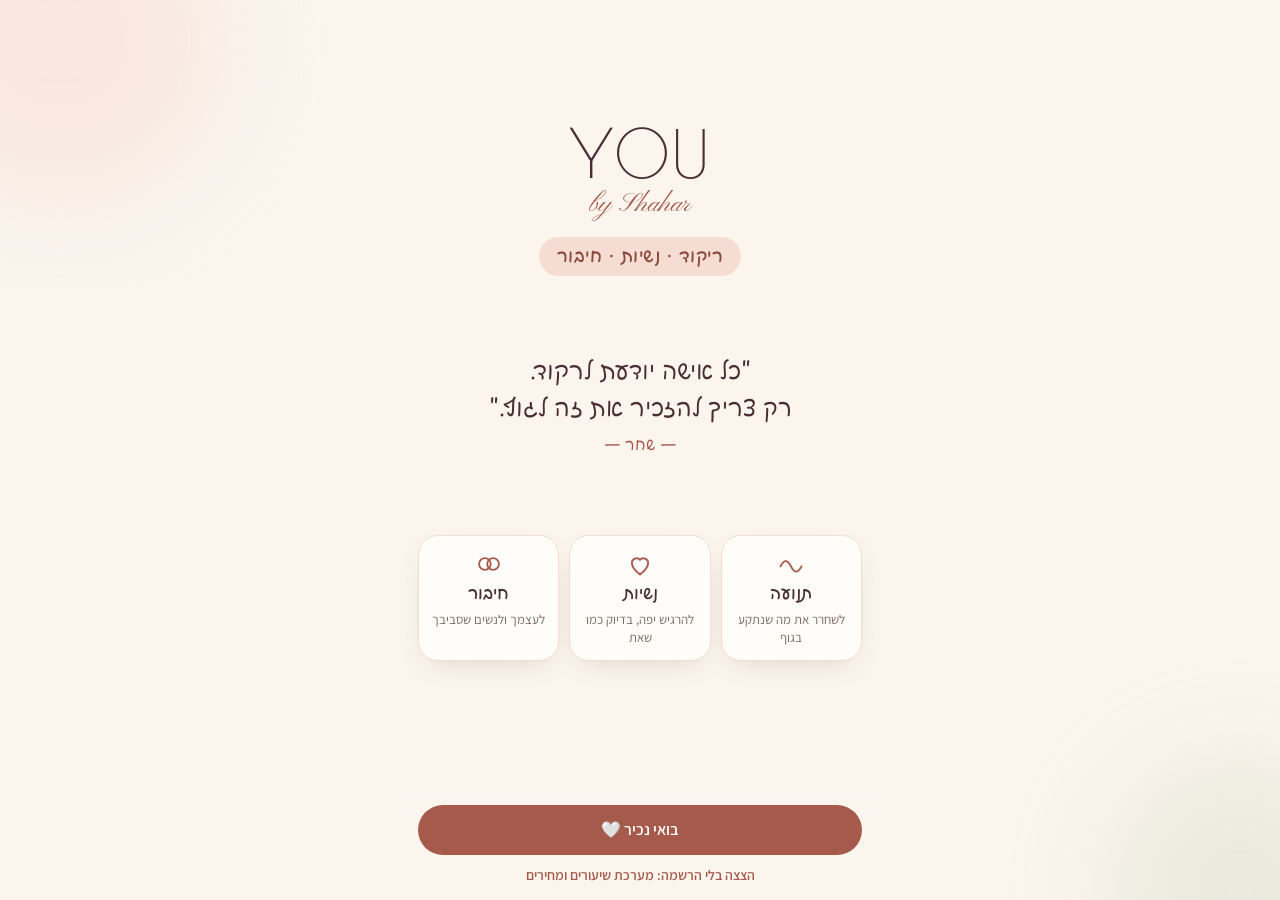
<file: index.html>
<!doctype html>
<html lang="he" dir="rtl">
<head>
  <meta charset="utf-8">
<meta name="robots" content="noindex, nofollow">
  <meta name="viewport" content="width=device-width, initial-scale=1, viewport-fit=cover">
  <meta name="theme-color" content="#FBF5EE">
  <meta name="apple-mobile-web-app-capable" content="yes">
  <meta name="apple-mobile-web-app-status-bar-style" content="default">
  <title>YOU by Shahar</title>
  <link rel="manifest" href="manifest.webmanifest">
  <link rel="icon" href="icon.svg" type="image/svg+xml">
  <link rel="apple-touch-icon" href="apple-touch-icon.png">
  <link rel="preconnect" href="https://fonts.googleapis.com">
  <link rel="preconnect" href="https://fonts.gstatic.com" crossorigin>
  <link href="https://fonts.googleapis.com/css2?family=Assistant:wght@300;400;600;700&family=Playpen+Sans+Hebrew:wght@300;400;500;600&display=swap" rel="stylesheet" media="print" onload="this.media='all'"><!-- לא חוסם את הטעינה (חשוב באפליקציה) -->
  <link rel="stylesheet" href="styles.css?v=mwxnfllc">
</head>
<body>
  <div id="app"></div>
  <div id="sheet-root"></div>
  <div id="toast" role="status" aria-live="polite"></div>
  <script src="vendor/supabase.js"></script>
  <script src="config.js?v=mwxnfllc"></script>
  <script src="live.js?v=mwxnfllc"></script>
  <script src="app.js?v=mwxnfllc"></script>
  <script src="admin-tools.js?v=mwxnfllc"></script>
  <script src="subs.js?v=mwxnfllc"></script><!-- תצוגה מקדימה של מנויים: פעיל רק עם ?demo=1&subs=1 -->
  <script>
    if ('serviceWorker' in navigator && !(window.Capacitor && window.Capacitor.isNativePlatform())) navigator.serviceWorker.register('sw.js').catch(() => {});
  </script>
</body>
</html>
</file>
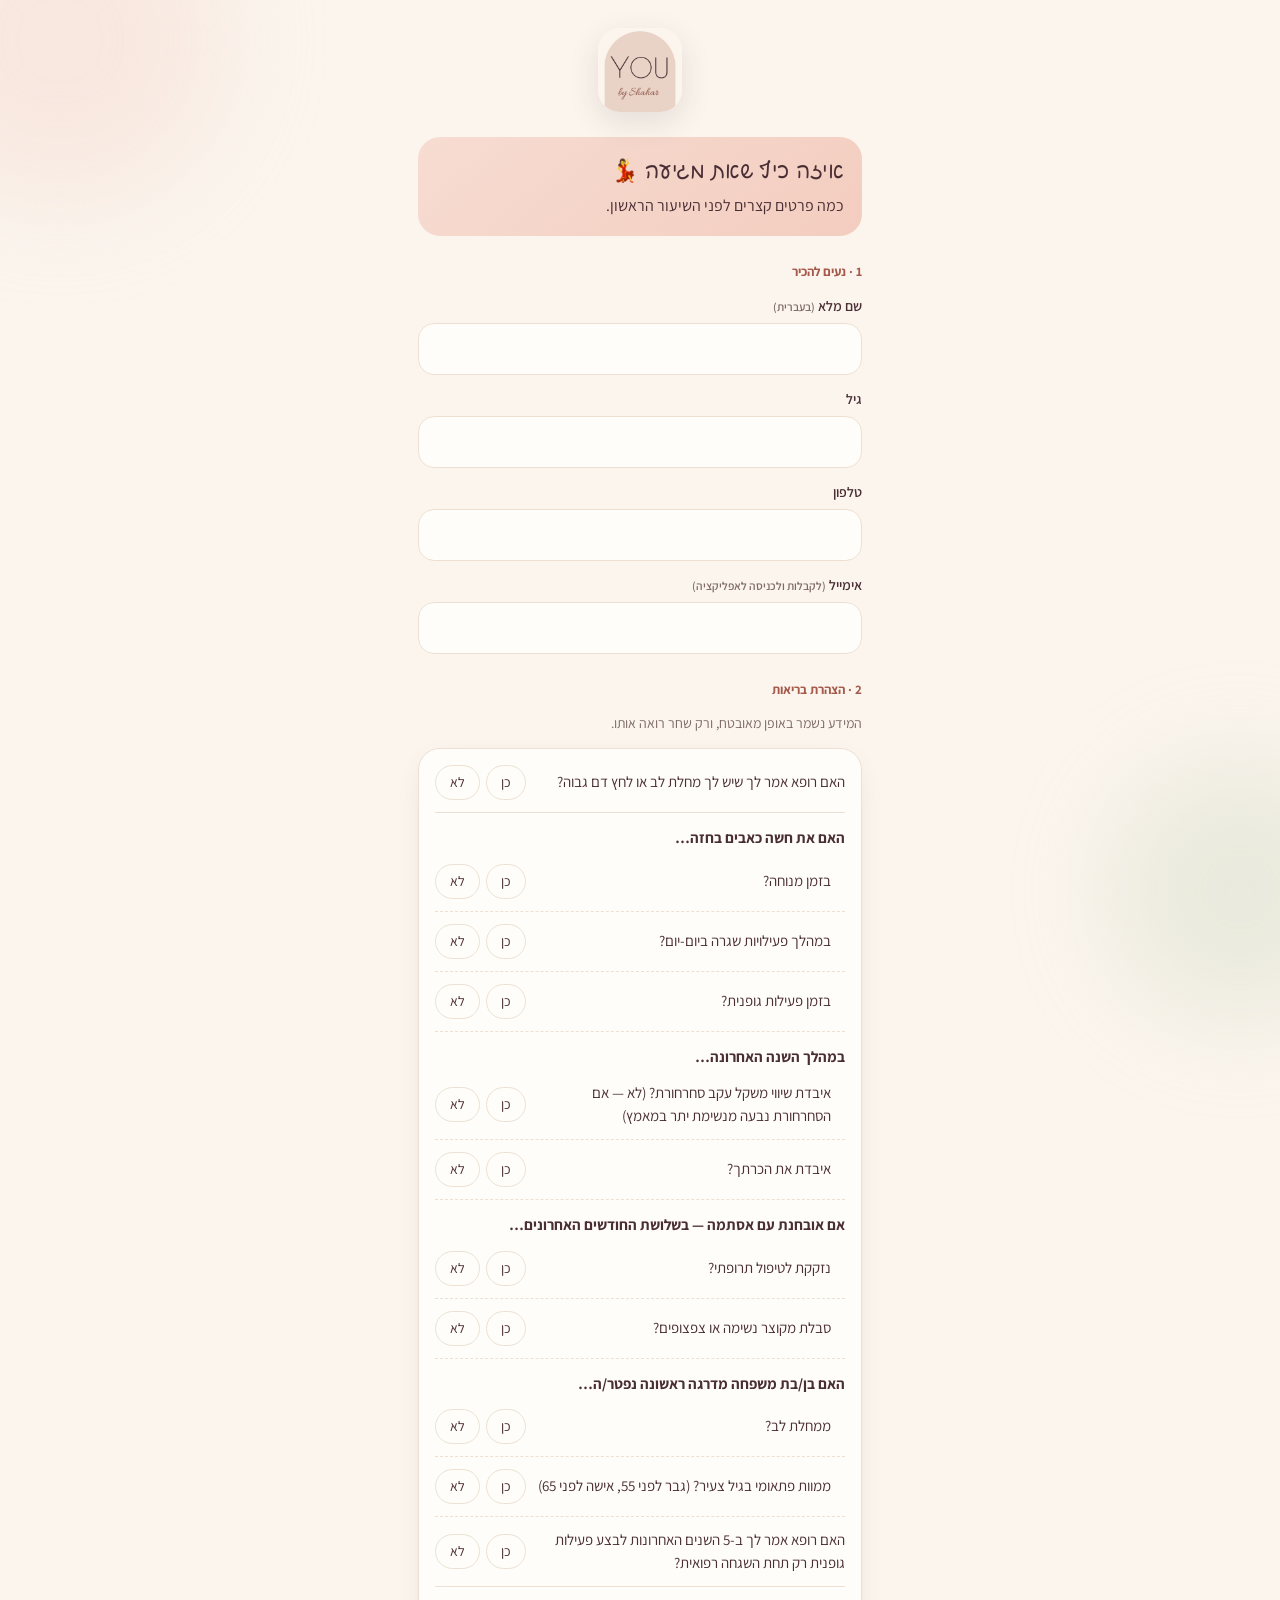
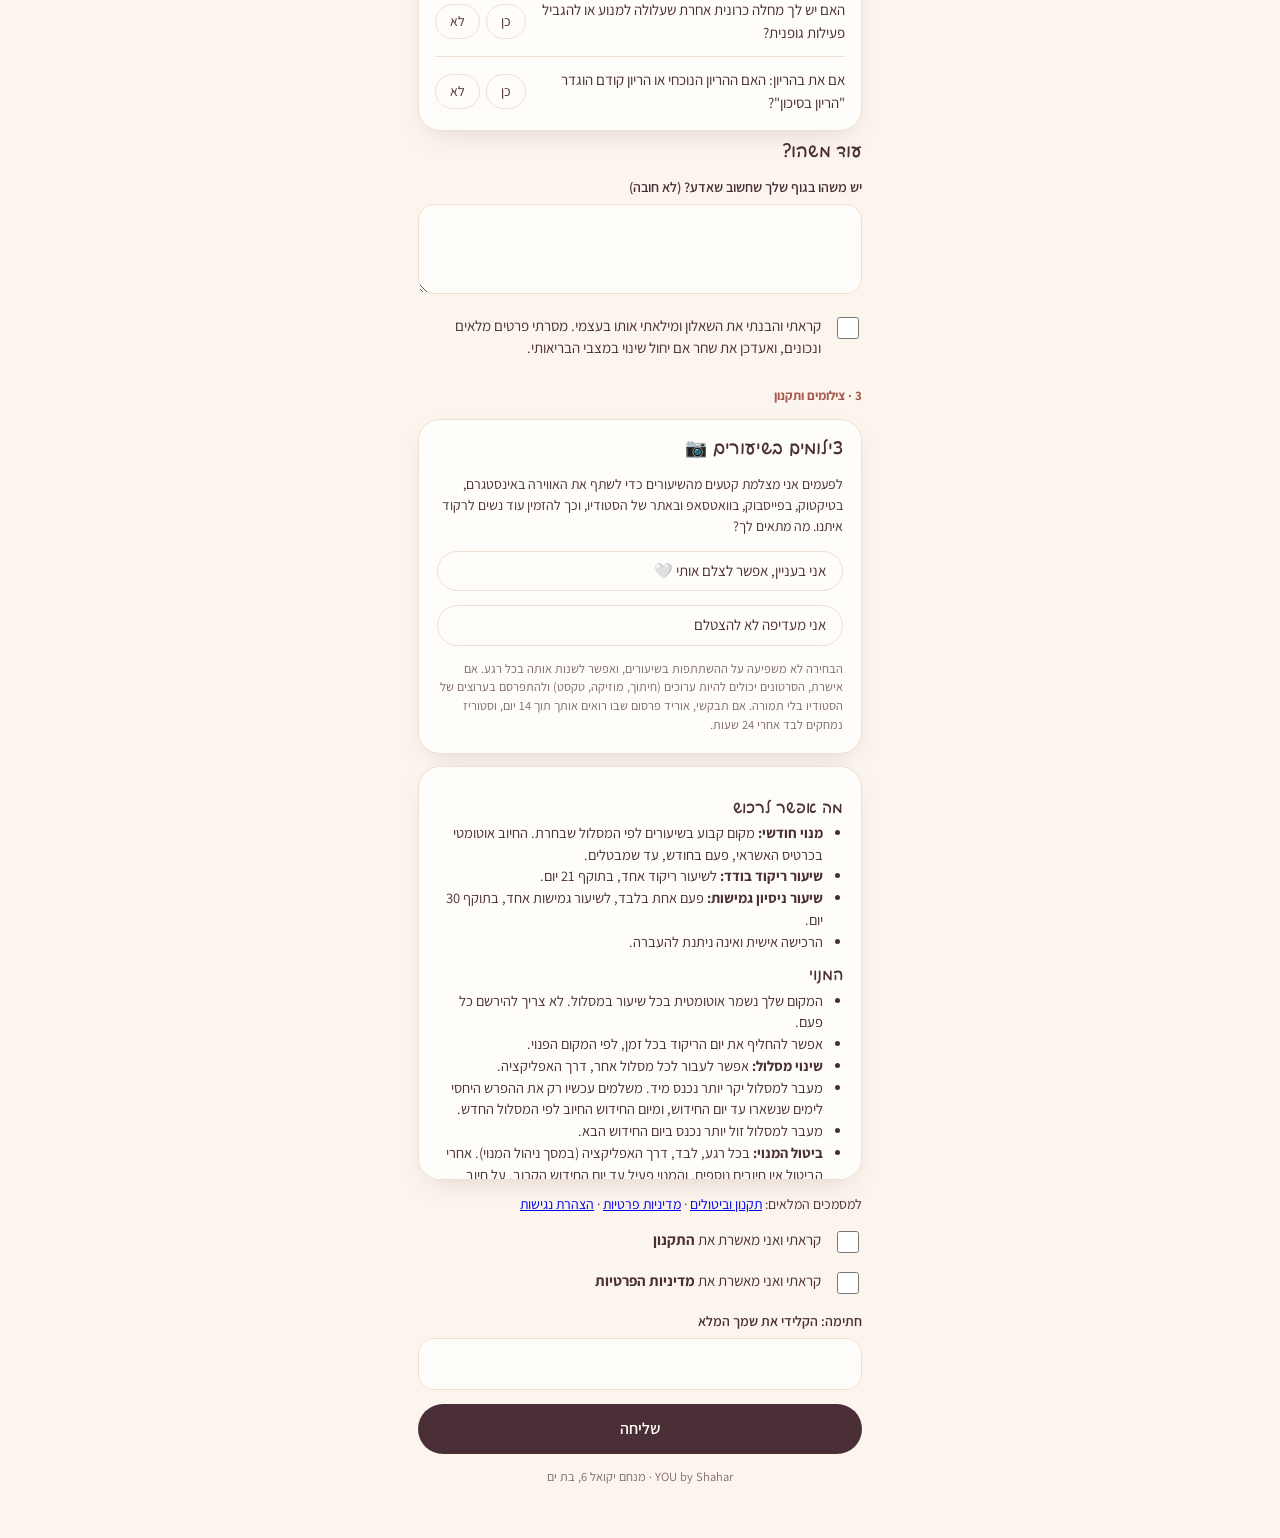
<file: form.html>
<!doctype html>
<html lang="he" dir="rtl">
<head>
  <meta charset="utf-8">
  <meta name="robots" content="noindex, nofollow">
  <meta name="viewport" content="width=device-width, initial-scale=1, viewport-fit=cover">
  <meta name="theme-color" content="#FBF5EE">
  <title>הרשמה לשיעור · YOU by Shahar</title>
  <link rel="icon" href="icon.svg" type="image/svg+xml">
  <link rel="apple-touch-icon" href="apple-touch-icon.png">
  <link rel="preconnect" href="https://fonts.googleapis.com">
  <link rel="preconnect" href="https://fonts.gstatic.com" crossorigin>
  <link href="https://fonts.googleapis.com/css2?family=Assistant:wght@300;400;600;700&family=Playpen+Sans+Hebrew:wght@300;400;500;600&display=swap" rel="stylesheet">
  <link rel="stylesheet" href="styles.css?v=mwxnfllc">
  <style>
    .f-logo { text-align: center; margin: 8px 0 18px; }
    .f-logo img { width: 84px; height: 84px; border-radius: 22px; box-shadow: 0 10px 30px rgba(74,46,51,.12); }
    .f-step { font-size: 13px; color: var(--rose-deep); font-weight: 700; margin-top: 26px; }
    .f-err { outline: 2px solid var(--rose-deep); outline-offset: 2px; border-radius: 12px; }
    .done-heart { font-size: 54px; text-align: center; margin-top: 30px; }
    a.btn { text-decoration: none; }
  </style>
</head>
<body>
  <div id="app" class="no-nav"></div>
  <div id="toast" role="status" aria-live="polite"></div>
  <script src="vendor/supabase.js"></script>
  <script src="config.js?v=mwxnfllc"></script>
  <script src="form.js?v=mwxnfllc"></script>
</body>
</html>
</file>
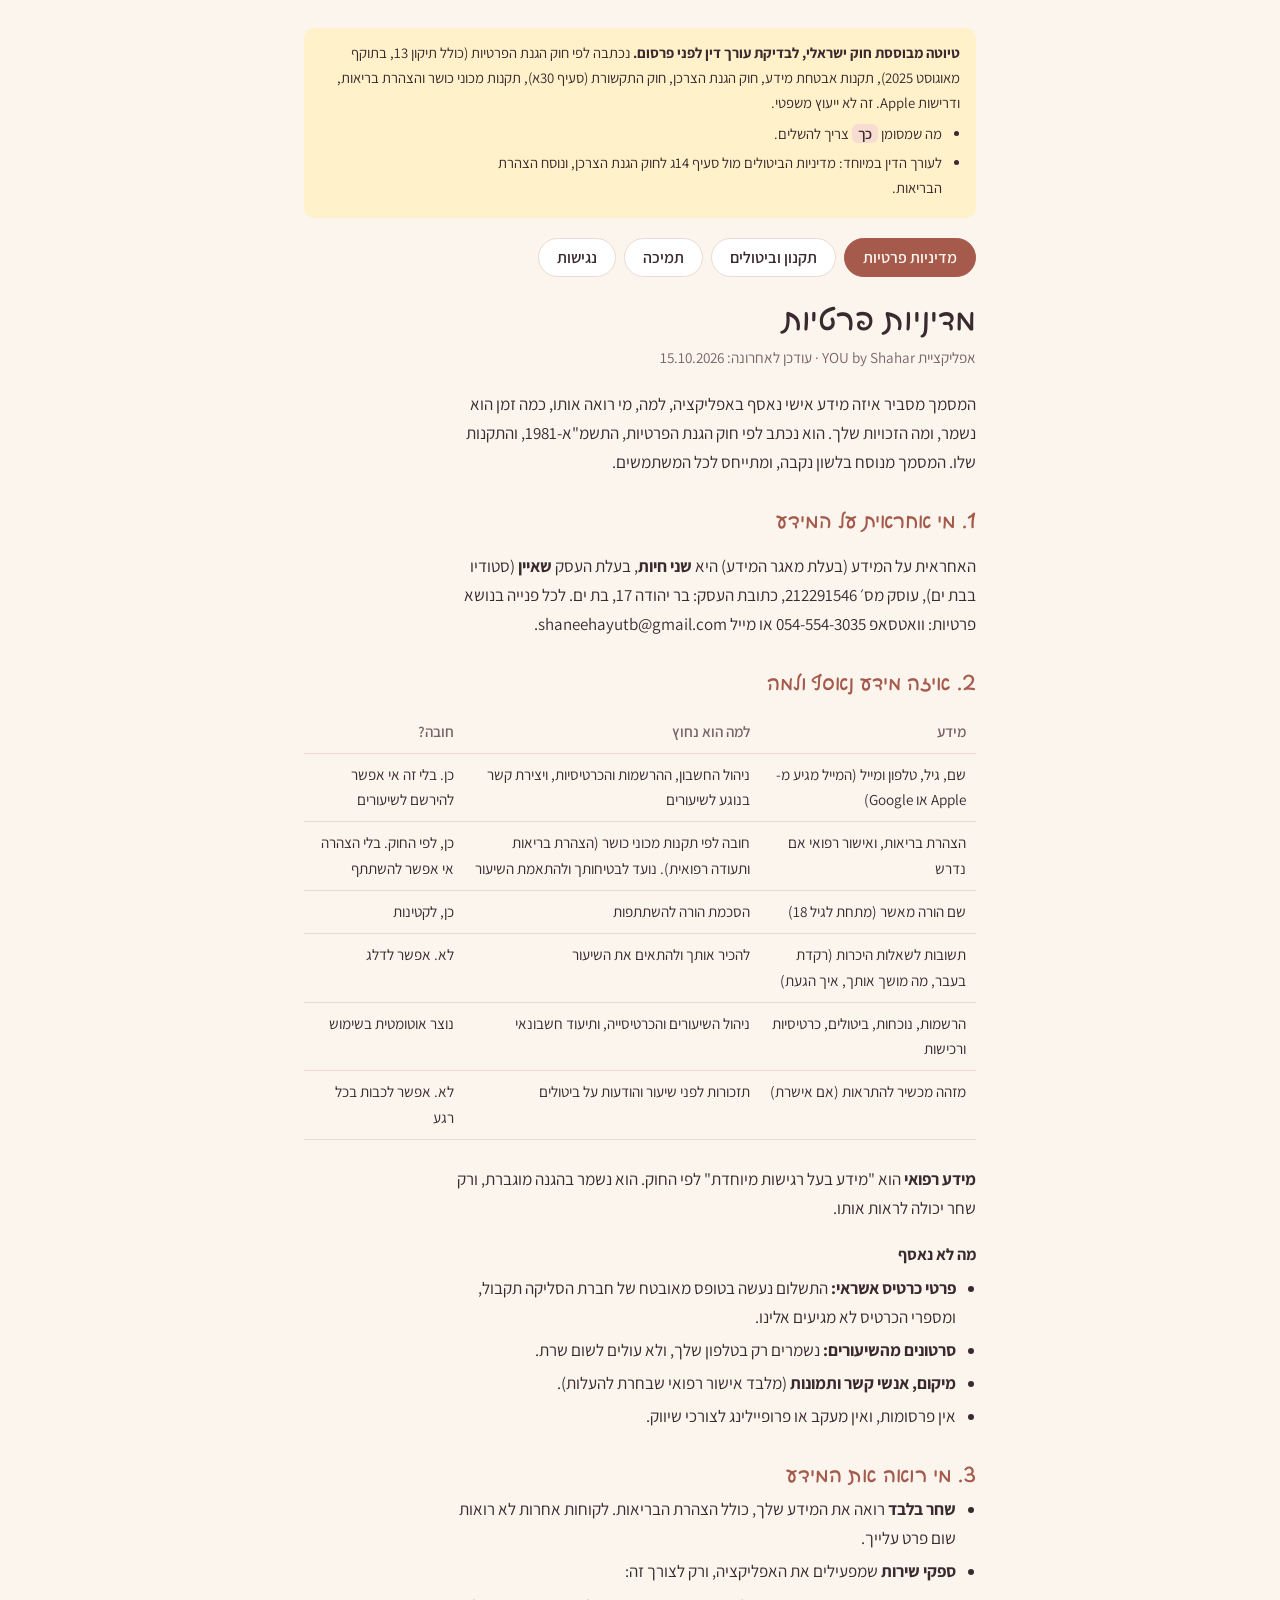
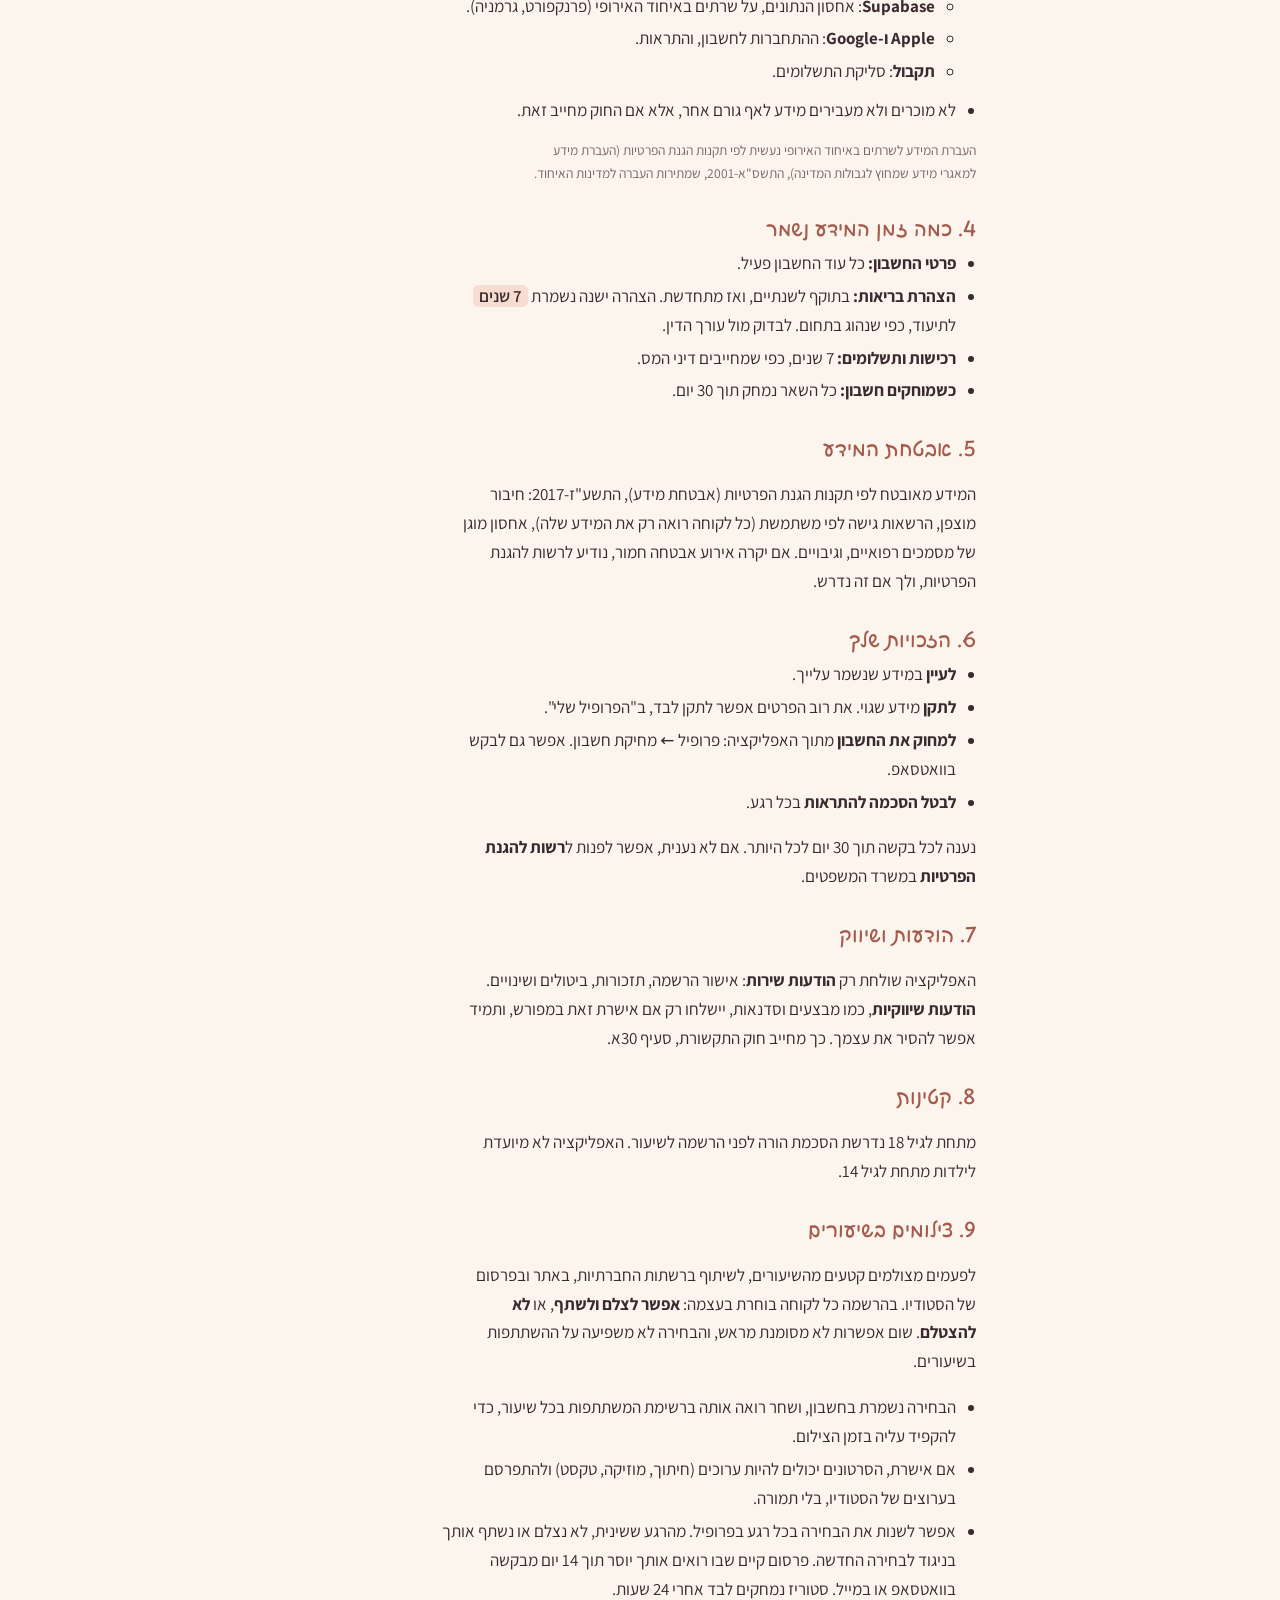
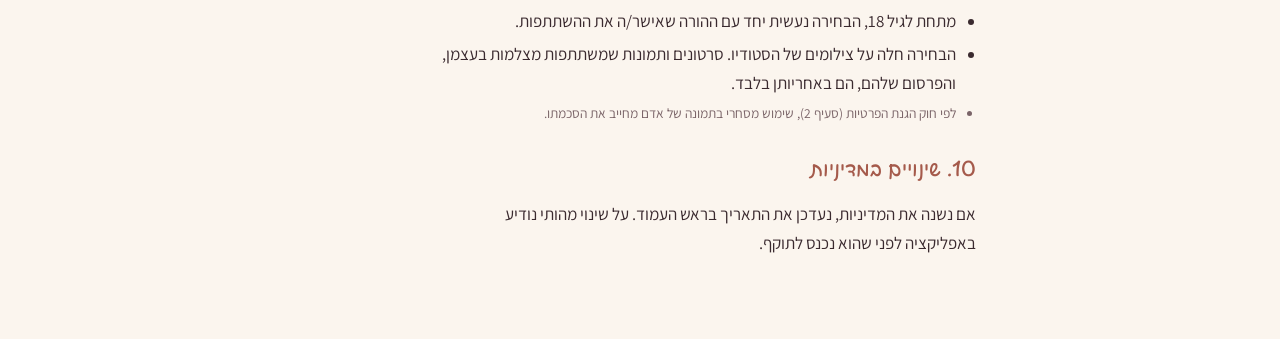
<file: legal.html>
<!doctype html>
<html lang="he" dir="rtl"><head><meta charset="utf-8">
<meta name="robots" content="noindex, nofollow"><meta name="viewport" content="width=device-width, initial-scale=1">
<title>פרטיות ותמיכה · YOU</title>
<link rel="stylesheet" href="https://fonts.googleapis.com/css2?family=Assistant:wght@400;600;700&family=Playpen+Sans+Hebrew:wght@500&display=swap">
<style>
/* Layout: one narrow reading column, three documents behind a tab switch */
:root {
  --bg: #FBF5EE; --surface: #FFFFFF; --fg: #3A2A2F; --muted: #7A6468;
  --accent: #A55A4B; --soft: #F7DCD2; --line: #EADBD2; --draft: #FFF1C9;
  --display: "Playpen Sans Hebrew", "Assistant", system-ui, sans-serif;
  --body: "Assistant", system-ui, -apple-system, sans-serif;
}
@media (prefers-color-scheme: dark) { :root:not([data-theme="light"]) {
  --bg: #221A1C; --surface: #2C2225; --fg: #F3E7E2; --muted: #BBA6A8;
  --accent: #E39684; --soft: #3A2B2E; --line: #46363A; --draft: #4A3F22; color-scheme: dark } }
:root[data-theme="dark"] {
  --bg: #221A1C; --surface: #2C2225; --fg: #F3E7E2; --muted: #BBA6A8;
  --accent: #E39684; --soft: #3A2B2E; --line: #46363A; --draft: #4A3F22; color-scheme: dark }
body { background: var(--bg); color: var(--fg); font-family: var(--body); font-size: 17px; line-height: 1.7; }
.wrap { max-width: 42rem; margin: 0 auto; padding-inline: 16px; padding-block: 28px 64px; direction: rtl; }
h1, h2 { font-family: var(--display); font-weight: 500; text-wrap: balance; line-height: 1.3; }
h1 { font-size: 1.9rem; margin: 0 0 4px; }
h2 { font-size: 1.25rem; margin: 32px 0 6px; color: var(--accent); }
h3 { font-size: 1.02rem; margin: 18px 0 4px; }
p, li { max-width: 65ch; }
ul, ol { padding-inline-start: 1.2em; margin: 6px 0; display: grid; gap: 4px; }
.sub { color: var(--muted); margin: 0 0 20px; font-size: .95rem; }
.note { background: var(--draft); border-radius: 10px; padding: 12px 16px; font-size: .92rem; margin-bottom: 20px; }
.note ul { margin-top: 6px; }
.tabs { display: flex; gap: 8px; margin-bottom: 24px; flex-wrap: wrap; }
.tabs button { font: 600 1rem var(--body); padding: 8px 18px; border-radius: 999px; border: 1px solid var(--line);
  background: var(--surface); color: var(--fg); cursor: pointer; }
.tabs button[aria-selected="true"] { background: var(--accent); border-color: var(--accent); color: var(--bg); }
.tabs button:focus-visible { outline: 2px solid var(--accent); outline-offset: 2px; }
.ph { background: var(--soft); border-radius: 6px; padding: 0 6px; font-weight: 600; }
.law { color: var(--muted); font-size: .85rem; }
.faq { display: grid; gap: 10px; }
details { background: var(--surface); border: 1px solid var(--line); border-radius: 12px; padding: 12px 16px; }
summary { font-weight: 600; cursor: pointer; }
.wa { display: inline-block; margin-top: 6px; font-weight: 700; font-size: 1.15rem; color: var(--accent); user-select: all; }
.table-wrap { overflow-x: auto; }
table { border-collapse: collapse; width: 100%; font-size: .95rem; margin: 8px 0; }
th, td { text-align: right; padding: 8px 10px; border-bottom: 1px solid var(--line); vertical-align: top; }
th { color: var(--muted); font-weight: 600; }
.embedded .note, .embedded .draft-only { display: none; }
body { margin: 0; }
</style>
</head><body>

<div class="wrap">
  <div class="note"><b>טיוטה מבוססת חוק ישראלי, לבדיקת עורך דין לפני פרסום.</b> נכתבה לפי חוק הגנת הפרטיות (כולל תיקון 13, בתוקף מאוגוסט 2025), תקנות אבטחת מידע, חוק הגנת הצרכן, חוק התקשורת (סעיף 30א), תקנות מכוני כושר והצהרת בריאות, ודרישות Apple. זה לא ייעוץ משפטי.
    <ul>
      <li>מה שמסומן <span class="ph">כך</span> צריך להשלים.</li>
      <li>לעורך הדין במיוחד: מדיניות הביטולים מול סעיף 14ג לחוק הגנת הצרכן, ונוסח הצהרת הבריאות.</li>
    </ul>
  </div>

  <div class="tabs" role="tablist">
    <button id="t-privacy" role="tab" aria-selected="true" aria-controls="privacy">מדיניות פרטיות</button>
    <button id="t-cancel" role="tab" aria-selected="false" aria-controls="cancel">תקנון וביטולים</button>
    <button id="t-support" role="tab" aria-selected="false" aria-controls="support">תמיכה</button>
    <button id="t-access" role="tab" aria-selected="false" aria-controls="access">נגישות</button>
  </div>

  <!-- ===================== פרטיות ===================== -->
  <section id="privacy" role="tabpanel" aria-labelledby="t-privacy">
    <h1>מדיניות פרטיות</h1>
    <p class="sub">אפליקציית YOU by Shahar · עודכן לאחרונה: 15.10.2026</p>

    <p>המסמך מסביר איזה מידע אישי נאסף באפליקציה, למה, מי רואה אותו, כמה זמן הוא נשמר, ומה הזכויות שלך. הוא נכתב לפי חוק הגנת הפרטיות, התשמ"א-1981, והתקנות שלו. המסמך מנוסח בלשון נקבה, ומתייחס לכל המשתמשים.</p>

    <h2>1. מי אחראית על המידע</h2>
    <p>האחראית על המידע (בעלת מאגר המידע) היא <b>שני חיות</b>, בעלת העסק <b>שאיין</b> (סטודיו בבת ים), עוסק מס׳ 212291546, כתובת העסק: בר יהודה 17, בת ים. לכל פנייה בנושא פרטיות: וואטסאפ <span dir="ltr">054-554-3035</span> או מייל <span dir="ltr">shaneehayutb@gmail.com</span>.</p>

    <h2>2. איזה מידע נאסף ולמה</h2>
    <div class="table-wrap"><table>
      <tr><th>מידע</th><th>למה הוא נחוץ</th><th>חובה?</th></tr>
      <tr><td>שם, גיל, טלפון ומייל (המייל מגיע מ-Apple או Google)</td><td>ניהול החשבון, ההרשמות והכרטיסיות, ויצירת קשר בנוגע לשיעורים</td><td>כן. בלי זה אי אפשר להירשם לשיעורים</td></tr>
      <tr><td>הצהרת בריאות, ואישור רפואי אם נדרש</td><td>חובה לפי תקנות מכוני כושר (הצהרת בריאות ותעודה רפואית). נועד לבטיחותך ולהתאמת השיעור</td><td>כן, לפי החוק. בלי הצהרה אי אפשר להשתתף</td></tr>
      <tr><td>שם הורה מאשר (מתחת לגיל 18)</td><td>הסכמת הורה להשתתפות</td><td>כן, לקטינות</td></tr>
      <tr><td>תשובות לשאלות היכרות (רקדת בעבר, מה מושך אותך, איך הגעת)</td><td>להכיר אותך ולהתאים את השיעור</td><td>לא. אפשר לדלג</td></tr>
      <tr><td>הרשמות, נוכחות, ביטולים, כרטיסיות ורכישות</td><td>ניהול השיעורים והכרטיסייה, ותיעוד חשבונאי</td><td>נוצר אוטומטית בשימוש</td></tr>
      <tr><td>מזהה מכשיר להתראות (אם אישרת)</td><td>תזכורות לפני שיעור והודעות על ביטולים</td><td>לא. אפשר לכבות בכל רגע</td></tr>
    </table></div>
    <p><b>מידע רפואי</b> הוא "מידע בעל רגישות מיוחדת" לפי החוק. הוא נשמר בהגנה מוגברת, ורק שחר יכולה לראות אותו.</p>

    <h3>מה לא נאסף</h3>
    <ul>
      <li><b>פרטי כרטיס אשראי:</b> התשלום נעשה בטופס מאובטח של חברת הסליקה תקבול, ומספרי הכרטיס לא מגיעים אלינו.</li>
      <li><b>סרטונים מהשיעורים:</b> נשמרים רק בטלפון שלך, ולא עולים לשום שרת.</li>
      <li><b>מיקום, אנשי קשר ותמונות</b> (מלבד אישור רפואי שבחרת להעלות).</li>
      <li>אין פרסומות, ואין מעקב או פרופיילינג לצורכי שיווק.</li>
    </ul>

    <h2>3. מי רואה את המידע</h2>
    <ul>
      <li><b>שחר בלבד</b> רואה את המידע שלך, כולל הצהרת הבריאות. לקוחות אחרות לא רואות שום פרט עלייך.</li>
      <li><b>ספקי שירות</b> שמפעילים את האפליקציה, ורק לצורך זה:
        <ul>
          <li><b>Supabase</b>: אחסון הנתונים, על שרתים באיחוד האירופי (פרנקפורט, גרמניה).</li>
          <li><b>Apple ו-Google</b>: ההתחברות לחשבון, והתראות.</li>
          <li><b>תקבול</b>: סליקת התשלומים.</li>
        </ul>
      </li>
      <li>לא מוכרים ולא מעבירים מידע לאף גורם אחר, אלא אם החוק מחייב זאת.</li>
    </ul>
    <p class="law">העברת המידע לשרתים באיחוד האירופי נעשית לפי תקנות הגנת הפרטיות (העברת מידע למאגרי מידע שמחוץ לגבולות המדינה), התשס"א-2001, שמתירות העברה למדינות האיחוד.</p>

    <h2>4. כמה זמן המידע נשמר</h2>
    <ul>
      <li><b>פרטי החשבון:</b> כל עוד החשבון פעיל.</li>
      <li><b>הצהרת בריאות:</b> בתוקף לשנתיים, ואז מתחדשת. הצהרה ישנה נשמרת <span class="ph">7 שנים</span> לתיעוד, כפי שנהוג בתחום. <span class="draft-only">לבדוק מול עורך הדין.</span></li>
      <li><b>רכישות ותשלומים:</b> 7 שנים, כפי שמחייבים דיני המס.</li>
      <li><b>כשמוחקים חשבון:</b> כל השאר נמחק תוך 30 יום.</li>
    </ul>

    <h2>5. אבטחת המידע</h2>
    <p>המידע מאובטח לפי תקנות הגנת הפרטיות (אבטחת מידע), התשע"ז-2017: חיבור מוצפן, הרשאות גישה לפי משתמשת (כל לקוחה רואה רק את המידע שלה), אחסון מוגן של מסמכים רפואיים, וגיבויים. אם יקרה אירוע אבטחה חמור, נודיע לרשות להגנת הפרטיות, ולך אם זה נדרש.</p>

    <h2>6. הזכויות שלך</h2>
    <ul>
      <li><b>לעיין</b> במידע שנשמר עלייך.</li>
      <li><b>לתקן</b> מידע שגוי. את רוב הפרטים אפשר לתקן לבד, ב"הפרופיל שלי".</li>
      <li><b>למחוק את החשבון</b> מתוך האפליקציה: פרופיל ← מחיקת חשבון. אפשר גם לבקש בוואטסאפ.</li>
      <li><b>לבטל הסכמה להתראות</b> בכל רגע.</li>
    </ul>
    <p>נענה לכל בקשה תוך 30 יום לכל היותר. אם לא נענית, אפשר לפנות ל<b>רשות להגנת הפרטיות</b> במשרד המשפטים.</p>

    <h2>7. הודעות ושיווק</h2>
    <p>האפליקציה שולחת רק <b>הודעות שירות</b>: אישור הרשמה, תזכורות, ביטולים ושינויים. <b>הודעות שיווקיות</b>, כמו מבצעים וסדנאות, יישלחו רק אם אישרת זאת במפורש, ותמיד אפשר להסיר את עצמך. כך מחייב חוק התקשורת, סעיף 30א.</p>

    <h2>8. קטינות</h2>
    <p>מתחת לגיל 18 נדרשת הסכמת הורה לפני הרשמה לשיעור. האפליקציה לא מיועדת לילדות מתחת לגיל 14.</p>

    <h2>9. צילומים בשיעורים</h2>
    <p>לפעמים מצולמים קטעים מהשיעורים, לשיתוף ברשתות החברתיות, באתר ובפרסום של הסטודיו. בהרשמה כל לקוחה בוחרת בעצמה: <b>אפשר לצלם ולשתף</b>, או <b>לא להצטלם</b>. שום אפשרות לא מסומנת מראש, והבחירה לא משפיעה על ההשתתפות בשיעורים.</p>
    <ul>
      <li>הבחירה נשמרת בחשבון, ושחר רואה אותה ברשימת המשתתפות בכל שיעור, כדי להקפיד עליה בזמן הצילום.</li>
      <li>אם אישרת, הסרטונים יכולים להיות ערוכים (חיתוך, מוזיקה, טקסט) ולהתפרסם בערוצים של הסטודיו, בלי תמורה.</li>
      <li>אפשר לשנות את הבחירה בכל רגע בפרופיל. מהרגע ששינית, לא נצלם או נשתף אותך בניגוד לבחירה החדשה. פרסום קיים שבו רואים אותך יוסר תוך 14 יום מבקשה בוואטסאפ או במייל. סטוריז נמחקים לבד אחרי 24 שעות.</li>
      <li>מתחת לגיל 18, הבחירה נעשית יחד עם ההורה שאישר/ה את ההשתתפות.</li>
      <li>הבחירה חלה על צילומים של הסטודיו. סרטונים ותמונות שמשתתפות מצלמות בעצמן, והפרסום שלהם, הם באחריותן בלבד.</li>
      <li class="law">לפי חוק הגנת הפרטיות (סעיף 2), שימוש מסחרי בתמונה של אדם מחייב את הסכמתו.</li>
    </ul>

    <h2>10. שינויים במדיניות</h2>
    <p>אם נשנה את המדיניות, נעדכן את התאריך בראש העמוד. על שינוי מהותי נודיע באפליקציה לפני שהוא נכנס לתוקף.</p>
  </section>

  <!-- ===================== ביטולים ===================== -->
  <section id="cancel" role="tabpanel" aria-labelledby="t-cancel" hidden>
    <h1>תקנון, ביטולים והחזרים</h1>
    <p class="sub">YOU by Shahar · עודכן לאחרונה: 18.11.2026</p>

    <div class="note">נוסח חדש למעבר למנויים חודשיים. לפי <b>סעיף 14ג לחוק הגנת הצרכן</b>, בעסקה מרחוק אי אפשר לשלול לגמרי את זכות הביטול בתוך 14 יום, ולכן הנוסח מגביל את ההחזר ככל שהחוק מאפשר. מומלץ שעורך דין יעבור על התקנון לפני הפרסום.</div>

    <h2>מה אפשר לרכוש</h2>
    <ul>
      <li><b>מנוי חודשי:</b> מקום קבוע בשיעורים לפי המסלול שבחרת. החיוב אוטומטי בכרטיס האשראי, פעם בחודש, עד שמבטלים.</li>
      <li><b>שיעור ריקוד בודד:</b> לשיעור ריקוד אחד, בתוקף 21 יום.</li>
      <li><b>שיעור ניסיון גמישות:</b> פעם אחת בלבד, לשיעור גמישות אחד, בתוקף 30 יום.</li>
      <li>הרכישה אישית ואינה ניתנת להעברה.</li>
    </ul>
    <h2>המנוי</h2>
    <ul>
      <li>המקום שלך נשמר אוטומטית בכל שיעור במסלול. לא צריך להירשם כל פעם.</li>
      <li>אפשר להחליף את יום הריקוד בכל זמן, לפי המקום הפנוי.</li>
      <li><b>שינוי מסלול:</b> אפשר לעבור לכל מסלול אחר, דרך האפליקציה.</li>
      <li>מעבר למסלול יקר יותר נכנס מיד. משלמים עכשיו רק את ההפרש היחסי לימים שנשארו עד יום החידוש, ומיום החידוש החיוב לפי המסלול החדש.</li>
      <li>מעבר למסלול זול יותר נכנס ביום החידוש הבא.</li>
      <li><b>ביטול המנוי:</b> בכל רגע, לבד, דרך האפליקציה (במסך ניהול המנוי). אחרי הביטול אין חיובים נוספים, והמנוי פעיל עד יום החידוש הקרוב. על חיוב שכבר בוצע אין החזר, חוץ מביטול בתוך 14 יום (ראו בהמשך).</li>
      <li>נתקלת בבעיה בביטול? אפשר לכתוב לשחר בוואטסאפ.</li>
      <li>אם החיוב החודשי לא עובר, נעדכן אותך. עד שהתשלום מסודר, המקום בשיעורים הבאים לא נשמר.</li>
      <li>במקרים מיוחדים, למשל בעיה רפואית, אפשר לפנות לשחר.</li>
    </ul>
    <h2>ביטול רכישה</h2>
    <ul>
      <li>תוך 14 יום מהרכישה, ולפני שהשתתפת בשיעור: אפשר לבטל ולקבל החזר, בניכוי דמי ביטול של 5% או 100 ₪, הנמוך מביניהם.</li>
      <li><b>במנוי:</b> מבטלים לבד דרך האפליקציה, וההחזר נעשה אוטומטית לכרטיס האשראי.</li>
      <li><b>בשיעור בודד או בשיעור ניסיון:</b> כותבים לשחר בוואטסאפ.</li>
      <li>אחרי שהשתתפת בשיעור, או אחרי 14 יום, אין החזר כספי. במנוי אפשר תמיד לבטל את החיובים הבאים, כמו שכתוב למעלה.</li>
      <li>ההחזר נעשה לאותו אמצעי תשלום, תוך 14 יום מהבקשה.</li>
      <li class="law">ללקוחות עם מוגבלות, אזרחיות ותיקות (מעל 65) ועולות חדשות, החוק מאפשר במקרים מסוימים לבטל עד 4 חודשים מהרכישה. <span class="draft-only">לבדוק מול עורך הדין אם זה חל על העסק.</span></li>
    </ul>
    <p>וואטסאפ של שחר: <span dir="ltr">054-554-3035</span>. בבקשת ביטול כותבים שם מלא ותאריך הרכישה.</p>
    <h2>כשאת לא מגיעה</h2>
    <ul>
      <li><b>במנוי:</b> אם לא תוכלי להגיע, לוחצים "לא אגיע" באפליקציה כדי לפנות את המקום לאחרות. אין החזר או זיכוי על שיעור שלא הגעת אליו.</li>
      <li><b>בשיעור בודד או בכרטיסייה:</b> ביטול עד 12 שעות לפני השיעור, השיעור חוזר אלייך (לא כהחזר כספי). ביטול מאוחר יותר, אי-הגעה או איחור, השיעור נספר.</li>
      <li>אם שחר מבטלת שיעור, כל הנרשמות מקבלות הודעה באפליקציה. מי שנרשמה עם שיעור בודד או כרטיסייה, השיעור חוזר אליה.</li>
    </ul>
    <h2>חגים</h2>
    <ul>
      <li>בחגים אין שיעורים, ואין עליהם החזר או זיכוי. המחיר החודשי של המנוי לא משתנה.</li>
      <li>על כל יום בלי שיעור בגלל חג נודיע באפליקציה לפחות 30 יום מראש.</li>
    </ul>
    <h2>כרטיסיות שכבר נרכשו</h2>
    <ul>
      <li>כרטיסייה שנרכשה לפני המעבר למנויים ממשיכה לעבוד עד סוף התוקף שלה, לפי התנאים שבהם נרכשה (כרטיסיית 5: חודשיים, כרטיסיית 10: 4 חודשים).</li>
    </ul>
    <h2>צילום</h2>
    <ul>
      <li>מותר לצלם את עצמך בשיעור. נבקש לא לצלם משתתפות אחרות בלי הסכמתן.</li>
      <li>סרטונים ותמונות שמשתתפות מצלמות ומפרסמות, כולל כאלה שרואים בהם משתתפות אחרות, גם ברקע, הם באחריות מי שצילמה ופרסמה בלבד, ולא באחריות שחר או הסטודיו.</li>
      <li>אם מישהי פרסמה תמונה או סרטון שרואים בו אותך ואת לא מסכימה, אפשר לפנות אליה ישירות ולבקש שתוריד.</li>
    </ul>
    <h2>בריאות ואחריות</h2>
    <ul>
      <li>ההשתתפות באחריותך ובהתאם להצהרת הבריאות שמילאת.</li>
      <li>יש לעדכן את שחר על כל שינוי במצב הבריאותי, לפני השיעור.</li>
    </ul>
    <h2>שינויים</h2>
    <ul>
      <li>שחר יכולה לעדכן את התקנון, את מערכת השעות ואת המחירים. על שינוי חשוב נודיע באפליקציה מראש.</li>
      <li>מחיר של מנוי פעיל לא ישתנה בלי הודעה מראש, ותמיד אפשר לבטל.</li>
    </ul>

    <h2>פרטי העסק</h2>
    <p>שאיין · שחר שני חיות · סטודיו בבת ים · עוסק מס׳ 212291546 · בר יהודה 17, בת ים · וואטסאפ <span dir="ltr">054-554-3035</span></p>
    <p class="law">חוק הגנת הצרכן מחייב להציג את פרטי העסק בעסקה מרחוק.</p>
  </section>

  <!-- ===================== תמיכה ===================== -->
  <section id="support" role="tabpanel" aria-labelledby="t-support" hidden>
    <h1>תמיכה</h1>
    <p class="sub">שאלה, בעיה באפליקציה, או סתם משהו שרצית להגיד?</p>

    <p>כתבי לשחר בוואטסאפ:</p>
    <span class="wa" dir="ltr">054-554-3035</span>
    <p class="sub">בדרך כלל עונה תוך יום. אפשר גם במייל: <span dir="ltr">shaneehayutb@gmail.com</span></p>

    <h2>שאלות נפוצות</h2>
    <div class="faq">
      <details><summary>איך מבטלים הרשמה לשיעור?</summary>
        <p>במנוי: לוחצים "לא אגיע" ליד השיעור, כדי לפנות את המקום. אין החזר על שיעור שלא מגיעים אליו. בשיעור בודד או בכרטיסייה: לוחצים על השיעור ואז "ביטול". 12 שעות או יותר לפני השיעור, הוא חוזר אלייך. ביטול מאוחר יותר נספר כשיעור.</p></details>
      <details><summary>מה קורה אם שחר מבטלת שיעור?</summary>
        <p>כל הנרשמות מקבלות הודעה באפליקציה. מי שנרשמה עם שיעור בודד או כרטיסייה, השיעור חוזר אליה.</p></details>
      <details><summary>יש שיעורים בחגים?</summary>
        <p>לא. בחגים אין שיעורים, ונודיע על כך באפליקציה לפחות 30 יום מראש.</p></details>
      <details><summary>כמה זמן שיעור בודד בתוקף?</summary>
        <p>שיעור ריקוד בודד: 21 יום. שיעור ניסיון גמישות: 30 יום. כרטיסייה שכבר נרכשה ממשיכה עד סוף התוקף שלה (כרטיסיית 5: חודשיים, כרטיסיית 10: ארבעה חודשים).</p></details>
      <details><summary>אפשר לבטל רכישה ולקבל החזר?</summary>
        <p>תוך 14 יום מהרכישה, ולפני שהשתתפת בשיעור, אפשר לבטל ולקבל החזר בניכוי דמי ביטול (5% או 100 ₪, הנמוך מביניהם). אחרי זה אין החזר. במנוי אפשר לבטל בכל רגע, בלי חיובים נוספים. הפרטים המלאים בלשונית "תקנון וביטולים".</p></details>
      <details><summary>למה צריך למלא הצהרת בריאות?</summary>
        <p>החוק מחייב הצהרת בריאות לפני פעילות גופנית מאורגנת. אם סימנת "כן" באחת השאלות, צריך להעלות אישור רפואי לפני השיעור הראשון. ההצהרה מתחדשת כל שנתיים.</p></details>
      <details><summary>מי רואה את המידע שלי?</summary>
        <p>רק שחר. לקוחות אחרות לא רואות שום פרט עלייך. הפרטים המלאים במדיניות הפרטיות.</p></details>
      <details><summary>איפה נשמרים הסרטונים שלי?</summary>
        <p>רק בטלפון שלך. הם לא עולים לשום מקום, ואף אחד אחר לא רואה אותם.</p></details>
      <details><summary>איך מוחקים את החשבון?</summary>
        <p>באפליקציה: פרופיל ← מחיקת חשבון. אפשר גם לכתוב לשחר בוואטסאפ. המידע נמחק תוך 30 יום, חוץ ממה שהחוק מחייב לשמור (רישומי תשלום).</p></details>
    </div>

    <h2>נגישות</h2>
    <p>אנחנו רוצות שהאפליקציה תתאים לכל אחת. אם משהו לא נגיש לך, כתבי לנו בוואטסאפ, ונעזור לך להירשם ולקבל את כל המידע בדרך אחרת.</p>
  </section>

  <!-- ===================== הצהרת נגישות ===================== -->
  <section id="access" role="tabpanel" aria-labelledby="t-access" hidden>
    <h1>הצהרת נגישות</h1>
    <p class="sub">YOU by Shahar · עודכן לאחרונה: 18.11.2026</p>

    <p>חשוב לי שכל אחת תוכל להשתמש באפליקציה, באתר ובטופס ההרשמה בקלות, כולל נשים עם מוגבלות. ההצהרה נכתבה לפי תקנות שוויון זכויות לאנשים עם מוגבלות (התאמות נגישות לשירות), התשע"ג-2013.</p>

    <h2>רמת הנגישות</h2>
    <p>האפליקציה, גרסת הדפדפן וטופס ההרשמה הותאמו ככל האפשר לתקן הישראלי <b>ת"י 5568</b>, שמבוסס על הנחיות <b>WCAG 2.0 ברמה AA</b>.</p>

    <h2>מה הותאם</h2>
    <ul>
      <li>ניגודיות צבעים מספקת בין הטקסט לרקע.</li>
      <li>אפשר להגדיל את הטקסט בהגדרות הטלפון או בדפדפן (זום), והתצוגה מתאימה את עצמה.</li>
      <li>אפשר לנווט במקלדת: Tab למעבר, Enter או רווח ללחיצה, Esc לסגירת חלון.</li>
      <li>התאמה לקוראי מסך (VoiceOver, TalkBack): כפתורים, כותרות ושדות טופס מתוארים בטקסט.</li>
      <li>האפליקציה בעברית, מימין לשמאל, עם שפה פשוטה וברורה.</li>
      <li>מי שמעדיפה פחות תנועה על המסך (הגדרת "הפחתת תנועה" בטלפון) תקבל מסכים בלי אנימציות.</li>
      <li>סרטון ההגעה לסטודיו כולל כתוביות בעברית.</li>
    </ul>

    <h2>מה עוד לא נגיש במלואו</h2>
    <ul>
      <li>דף התשלום מגיע מחברת הסליקה (תקבול), והנגישות שלו באחריותה.</li>
      <li>סרטונים שמשתתפות מעלות לעצמן לא כוללים כתוביות.</li>
    </ul>
    <p>אם נתקלת במשהו שלא נגיש, אשמח שתכתבי לי, ואתקן מהר ככל האפשר.</p>

    <h2>נגישות הסטודיו</h2>
    <p>הסטודיו נמצא בקומה עליונה בבניין שאין בו מעלית, והכניסה אליו במדרגות. לכן כרגע הסטודיו לא נגיש לכיסאות גלגלים. אם יש לך צורך מיוחד, כתבי לי ונחשוב יחד על פתרון 🤍</p>

    <h2>רכזת הנגישות</h2>
    <p>שחר שני חיות · וואטסאפ <span dir="ltr">054-554-3035</span> · מייל <span dir="ltr">shaneehayutb@gmail.com</span></p>
    <p>אפשר לפנות בכל שאלה, בקשה להתאמה או תלונה בנושא נגישות. אענה בהקדם.</p>
  </section>

</div>

<script>
const tabs = document.querySelectorAll('[role="tab"]');
tabs.forEach(t => t.addEventListener('click', () => {
  tabs.forEach(o => {
    const on = o === t;
    o.setAttribute('aria-selected', on);
    document.getElementById(o.getAttribute('aria-controls')).hidden = !on;
  });
}));
if (window !== window.top) document.documentElement.classList.add('embedded');
const want = (location.hash || '').slice(1);
const tab = want && document.querySelector(`[aria-controls="${want}"]`);
if (tab) tab.click();
</script></body></html>
</file>
<file: styles.css>
@font-face { font-family: 'Poiret One'; src: url('fonts/PoiretOne-Regular.ttf') format('truetype'); font-display: swap; }
@font-face { font-family: 'Pinyon Script'; src: url('fonts/PinyonScript-Regular.ttf') format('truetype'); font-display: swap; }
@font-face { font-family: 'Montserrat'; src: url('fonts/Montserrat.ttf') format('truetype'); font-weight: 100 900; font-display: swap; }
:root {
  --cream: #FBF5EE;
  --paper: #FFFDF9;
  --sand: #F1E6D8;
  --line: #EDE0D2;
  --blush: #F6DDD4;
  --rose: #E4A797;
  --rose-deep: #A55A4B;
  --sage: #CCD6BF;
  --sage-deep: #7F9470;
  --plum: #4A2E35;
  --muted: #7F6A66;
  --shadow: 0 10px 30px -12px rgba(122, 72, 60, .22);
  --radius: 22px;
  --serif: 'Playpen Sans Hebrew', 'Assistant', cursive;
  --sans: 'Assistant', system-ui, sans-serif;
}

* { box-sizing: border-box; -webkit-tap-highlight-color: transparent; }
html, body { margin: 0; }
body {
  background: var(--cream);
  color: var(--plum);
  font-family: var(--sans);
  font-size: 16px;
  line-height: 1.5;
}
button, input, textarea, select { font: inherit; color: inherit; }
button { cursor: pointer; border: 0; background: none; padding: 0; }

#app {
  max-width: 480px;
  margin: 0 auto;
  min-height: 100dvh;
  padding: calc(env(safe-area-inset-top) + 20px) 18px calc(env(safe-area-inset-bottom) + 100px);
  position: relative;
  overflow-x: hidden;
}
#app.no-nav { padding-bottom: calc(env(safe-area-inset-bottom) + 32px); }

/* soft background blobs */
body::before, body::after {
  content: ''; position: fixed; z-index: -1; border-radius: 50%; filter: blur(50px); opacity: .55;
}
body::before { width: 320px; height: 320px; background: var(--blush); top: -120px; left: -100px; }
body::after { width: 260px; height: 260px; background: var(--sage); bottom: -120px; right: -90px; opacity: .35; }

h1, h2, h3 { font-family: var(--serif); font-weight: 500; margin: 0; line-height: 1.2; }
h1 { font-size: 30px; }
h2 { font-size: 22px; }
h3 { font-size: 18px; }
p { margin: 0; }
.muted { color: var(--muted); }
.small { font-size: 14px; }
.tiny { font-size: 12.5px; }
.stack > * + * { margin-top: 14px; }
.row { display: flex; align-items: center; gap: 10px; }
.between { justify-content: space-between; }
.grow { flex: 1; }
.center { text-align: center; }

/* header */
.top { display: flex; justify-content: space-between; align-items: center; margin-bottom: 22px; }
.brand { font-family: var(--serif); font-size: 20px; letter-spacing: .5px; }
.brand small { display: block; font-family: var(--serif); font-size: 13px; color: var(--rose-deep); letter-spacing: .5px; }
.avatar {
  width: 40px; height: 40px; border-radius: 50%;
  background: var(--blush); display: grid; place-items: center;
  font-family: var(--serif); font-size: 18px;
}
.section-title { display: flex; justify-content: space-between; align-items: baseline; margin: 28px 0 12px; }
.section-title a, .link { color: var(--rose-deep); font-weight: 600; font-size: 14px; text-decoration: none; }

/* cards */
.card {
  background: var(--paper);
  border-radius: var(--radius);
  padding: 18px;
  box-shadow: var(--shadow);
  border: 1px solid var(--line);
}
.card + .card { margin-top: 12px; }

/* punch card */
.punch {
  background: linear-gradient(140deg, #F7D9CE 0%, #F3C7BA 45%, #EBC3B0 100%);
  border: 0;
  position: relative;
  overflow: hidden;
  padding: 22px;
}
.punch::after {
  content: ''; position: absolute; width: 180px; height: 180px; border-radius: 50%;
  border: 1.5px solid rgba(255,255,255,.55); left: -60px; bottom: -80px; pointer-events: none;
}
.punch .big { font-family: var(--serif); font-size: 54px; line-height: 1; }
.dots { display: flex; flex-wrap: wrap; gap: 7px; margin-top: 14px; position: relative; z-index: 1; }
.dot { width: 22px; height: 22px; border-radius: 50%; background: rgba(255,255,255,.75); display: grid; place-items: center; font-size: 11px; }
.dot.used { background: transparent; border: 1.5px dashed rgba(74,46,53,.3); }
.punch.empty { background: linear-gradient(140deg, var(--sand), #EADCCB); }

/* buttons */
.btn {
  display: inline-flex; align-items: center; justify-content: center; gap: 8px;
  background: var(--plum); color: var(--paper);
  padding: 13px 22px; border-radius: 999px; font-weight: 600;
  transition: transform .15s ease, opacity .15s ease;
}
.btn:active { transform: scale(.97); }
.btn.block { width: 100%; }
.btn.soft { background: var(--blush); color: var(--plum); }
.btn.rose { background: var(--rose-deep); color: #fff; }
.btn.ghost { background: transparent; color: var(--plum); border: 1.5px solid var(--line); }
.btn.sm { padding: 8px 16px; font-size: 14px; }
.btn[disabled] { opacity: .4; pointer-events: none; }

/* class item */
.class-item { display: flex; gap: 14px; align-items: center; }
.time-pill {
  min-width: 64px; text-align: center; padding: 10px 6px; border-radius: 16px;
  background: var(--cream); font-weight: 700; font-size: 17px; line-height: 1.1;
}
.time-pill small { display: block; font-weight: 400; font-size: 12px; color: var(--muted); }
.class-item .info { flex: 1; min-width: 0; }
.class-item .title { font-family: var(--serif); font-size: 18px; }
.tag { display: inline-block; font-size: 12px; padding: 2px 10px; border-radius: 999px; background: var(--sand); color: var(--plum); }
.tag.green { background: var(--sage); }
.tag.rose { background: var(--blush); }
.tag.warn { background: #F5D2C2; color: #8A3E2E; }
.class-item.cancelled { opacity: .5; }
.class-item.cancelled .title { text-decoration: line-through; }

/* day strip */
.days { display: flex; gap: 8px; overflow-x: auto; padding: 4px 2px 10px; margin: 0 -18px; padding-inline: 18px; scrollbar-width: none; }
.days::-webkit-scrollbar { display: none; }
.day {
  flex: 0 0 auto; width: 56px; padding: 10px 0; border-radius: 18px; text-align: center;
  background: var(--paper); border: 1px solid var(--line);
}
.day b { display: block; font-family: var(--serif); font-size: 20px; font-weight: 500; }
.day span { font-size: 12px; color: var(--muted); }
.day.active { background: var(--plum); color: var(--paper); border-color: var(--plum); }
.day.active span { color: var(--blush); }
.day .has { width: 5px; height: 5px; border-radius: 50%; background: var(--rose-deep); margin: 4px auto 0; }
.day.active .has { background: var(--blush); }

/* bottom nav */
.nav {
  position: fixed; bottom: 0; left: 50%; transform: translateX(-50%);
  width: min(480px, 100%);
  padding: 10px 14px calc(env(safe-area-inset-bottom) + 10px);
  background: rgba(255, 253, 249, .88); backdrop-filter: blur(14px); -webkit-backdrop-filter: blur(14px);
  border-top: 1px solid var(--line);
  display: flex; justify-content: space-around;
}
.nav button { display: flex; flex-direction: column; align-items: center; gap: 2px; font-size: 12px; color: var(--muted); padding: 4px 10px; border-radius: 14px; }
.nav button svg { width: 24px; height: 24px; }
.nav button.active { color: var(--rose-deep); font-weight: 700; }

/* forms */
label.field { display: block; }
label.field span { display: block; font-size: 14px; font-weight: 600; margin-bottom: 6px; }
.input, textarea.input, select.input {
  width: 100%; padding: 13px 16px; border-radius: 16px; border: 1.5px solid var(--line);
  background: var(--paper); outline: none; transition: border-color .15s;
}
.input:focus { border-color: var(--rose); }
textarea.input { min-height: 90px; resize: vertical; }
.check { display: flex; gap: 12px; align-items: flex-start; font-size: 15px; }
.check input { width: 22px; height: 22px; accent-color: var(--rose-deep); flex: 0 0 auto; margin-top: 2px; }
.yn { display: flex; gap: 6px; flex: 0 0 auto; }
.yn button { padding: 6px 14px; border-radius: 999px; border: 1.5px solid var(--line); font-size: 14px; background: var(--paper); }
.yn button.on { background: var(--plum); color: var(--paper); border-color: var(--plum); }
.yn button.on.yes { background: var(--rose-deep); border-color: var(--rose-deep); }
.q { display: flex; align-items: center; gap: 12px; padding: 12px 0; border-bottom: 1px solid var(--line); font-size: 15px; }
.q:last-child { border-bottom: 0; }

/* onboarding */
.hero { min-height: calc(100dvh - 60px); display: flex; flex-direction: column; justify-content: center; text-align: center; gap: 18px; }
.hero h1 { font-size: 40px; }
.hero .logo { width: 120px; height: 120px; margin: 0 auto; }
.steps { display: flex; gap: 6px; margin-bottom: 20px; }
.steps i { flex: 1; height: 4px; border-radius: 4px; background: var(--line); }
.steps i.on { background: var(--rose); }
.terms { max-height: 46dvh; overflow-y: auto; font-size: 14.5px; }
.terms h3 { font-size: 16px; margin: 14px 0 4px; }
.terms ul { margin: 4px 0; padding-inline-start: 20px; }

/* shop */
.product { display: flex; align-items: center; gap: 14px; cursor: pointer; transition: transform .15s; position: relative; }
.product:active { transform: scale(.98); }
.product .count {
  width: 54px; height: 54px; border-radius: 50%; background: var(--blush);
  display: grid; place-items: center; font-family: var(--serif); font-size: 24px; flex: 0 0 auto;
}
.product.featured { border: 2px solid var(--rose); }
.product .badge { position: absolute; top: -10px; left: 16px; background: var(--rose-deep); color: #fff; font-size: 12px; padding: 2px 10px; border-radius: 999px; }
.price { font-family: var(--serif); font-size: 24px; }

/* sheet */
.backdrop { position: fixed; inset: 0; background: rgba(74, 46, 53, .35); z-index: 40; animation: fade .2s ease; }
.sheet {
  position: fixed; bottom: 0; left: 50%; transform: translateX(-50%);
  width: min(480px, 100%); max-height: 92dvh; overflow-y: auto;
  background: var(--paper); border-radius: 28px 28px 0 0; z-index: 41;
  padding: 12px 20px calc(env(safe-area-inset-bottom) + 24px);
  animation: up .28s cubic-bezier(.2, .8, .2, 1);
}
.sheet .grab { width: 44px; height: 5px; border-radius: 5px; background: var(--line); margin: 0 auto 16px; }
.sheet { overscroll-behavior: contain; }
@keyframes up { from { transform: translate(-50%, 100%); } }
@keyframes fade { from { opacity: 0; } }

/* toast */
#toast {
  position: fixed; top: calc(env(safe-area-inset-top) + 16px); left: 50%; transform: translate(-50%, calc(-100% - 60px));
  background: var(--plum); color: var(--paper); padding: 12px 20px; border-radius: 999px;
  font-size: 15px; z-index: 60; transition: transform .35s cubic-bezier(.2, .8, .2, 1);
  max-width: calc(100% - 32px); text-align: center; box-shadow: var(--shadow);
}
#toast.show { transform: translate(-50%, 0); }

/* journey */
.milestones { display: flex; justify-content: space-between; position: relative; margin: 24px 4px 8px; }
.milestones::before { content: ''; position: absolute; top: 19px; right: 10px; left: 10px; height: 2px; background: var(--line); }
.ms { position: relative; text-align: center; font-size: 12px; color: var(--muted); }
.ms b { width: 40px; height: 40px; border-radius: 50%; display: grid; place-items: center; margin: 0 auto 4px; background: var(--paper); border: 2px solid var(--line); font-family: var(--serif); font-size: 16px; font-weight: 500; color: var(--plum); }
.ms.done b { background: var(--rose); border-color: var(--rose); color: #fff; }
.chips { display: flex; flex-wrap: wrap; gap: 8px; }
.chip { padding: 8px 16px; border-radius: 999px; border: 1.5px solid var(--line); background: var(--paper); font-size: 15px; }
.chip.on { background: var(--blush); border-color: var(--rose); }
.feel-word { font-family: var(--serif); font-size: 20px; color: var(--rose-deep); }

/* list rows */
.list-row { display: flex; align-items: center; gap: 12px; padding: 14px 0; border-bottom: 1px solid var(--line); }
.list-row:last-child { border-bottom: 0; }
.switch { width: 48px; height: 28px; border-radius: 999px; background: var(--line); position: relative; flex: 0 0 auto; transition: background .2s; }
.switch::after { content: ''; position: absolute; top: 3px; right: 3px; width: 22px; height: 22px; border-radius: 50%; background: #fff; transition: right .2s; box-shadow: 0 1px 3px rgba(0,0,0,.15); }
.switch.on { background: var(--rose-deep); }
.switch.on::after { right: 23px; }

.empty-state { text-align: center; padding: 28px 12px; }
.empty-state .emoji { font-size: 36px; }
.note { background: var(--cream); border-radius: 16px; padding: 12px 14px; font-size: 14px; }
.note.warn { background: #FBE3D9; }
.admin-bar { background: var(--plum); color: var(--paper); border-radius: 16px; padding: 10px 14px; font-size: 14px; margin-bottom: 16px; }
hr { border: 0; border-top: 1px solid var(--line); margin: 18px 0; }

/* ---------- welcome ---------- */
#app.is-welcome { padding-bottom: calc(env(safe-area-inset-bottom) + 150px); min-height: 100dvh; display: flex; flex-direction: column; justify-content: center; box-sizing: border-box; }
.welcome { text-align: center; }
/* במסך הפתיחה: האלמנטים מתפרסים לגובה המסך עם אוויר ביניהם */
#app.is-welcome .welcome { flex: 1; display: flex; flex-direction: column; justify-content: space-evenly; padding-block: 12px; }
#app.is-welcome .w-quote { margin: 0 4px; }
#app.is-welcome .w-tagline { margin-top: 18px; }
.w-brand { font-size: 44px; font-weight: 500; margin-top: 8px; }
.w-tagline {
  display: inline-block; margin-top: 10px; padding: 6px 18px; border-radius: 999px;
  background: var(--blush); color: var(--rose-deep);
  font-family: var(--serif); font-size: 18px; font-weight: 500; letter-spacing: .5px;
}
.dancer { width: 230px; height: auto; display: block; margin: 8px auto 0; overflow: visible; }
.dancer .body { transform-origin: 120px 290px; animation: sway 6s ease-in-out infinite; }
.dancer .skirt { transform-origin: 112px 130px; animation: swirl 3s ease-in-out infinite; }
.dancer .ribbon { stroke-dasharray: 420; stroke-dashoffset: 420; animation: draw 2.6s .6s cubic-bezier(.4, 0, .2, 1) forwards, ribbon 5s 3.2s ease-in-out infinite; }
.dancer .sp { transform-box: fill-box; transform-origin: center; animation: twinkle 3.2s ease-in-out infinite; opacity: 0; }
@keyframes sway { 0%, 100% { transform: rotate(-2deg); } 50% { transform: rotate(2deg); } }
@keyframes swirl { 0%, 100% { transform: skewX(0deg) scaleX(1); } 50% { transform: skewX(-3deg) scaleX(1.03); } }
@keyframes draw { to { stroke-dashoffset: 0; } }
@keyframes ribbon { 0%, 100% { transform: translateY(0); } 50% { transform: translateY(-4px); } }
@keyframes twinkle { 0%, 100% { opacity: 0; transform: scale(.5); } 50% { opacity: .9; transform: scale(1); } }

.w-lead { font-size: 20px; font-weight: 600; line-height: 1.55; margin: 18px 0 22px; }
.pillars { display: grid; grid-template-columns: repeat(3, 1fr); gap: 10px; }
.pillar {
  background: var(--paper); border: 1px solid var(--line); border-radius: 20px; padding: 14px 8px;
  display: flex; flex-direction: column; align-items: center; gap: 4px; box-shadow: var(--shadow);
}
.pillar svg { width: 28px; height: 28px; color: var(--rose-deep); }
.pillar b { font-family: var(--serif); font-weight: 500; font-size: 17px; }
.pillar span { font-size: 13px; color: var(--muted); line-height: 1.35; }
.w-quote { margin: max(36px, 6dvh) 4px 26px; font-family: var(--serif); font-size: 24px; line-height: 1.55; color: var(--plum); }
.w-quote cite { display: block; font-style: normal; font-size: 16px; color: var(--rose-deep); margin-top: 6px; }
.center-chips { justify-content: center; }
.center-chips .chip { font-size: 14px; padding: 6px 14px; background: transparent; }
.w-cta {
  position: fixed; bottom: 0; left: 50%; transform: translateX(-50%); width: min(480px, 100%);
  padding: 16px 18px calc(env(safe-area-inset-bottom) + 14px);
  background: linear-gradient(to top, var(--cream) 70%, rgba(251, 245, 238, 0));
  display: flex; flex-direction: column; align-items: center; gap: 10px;
  animation: rise .6s 1.4s both cubic-bezier(.2, .8, .2, 1);
}
@keyframes rise { from { opacity: 0; transform: translate(-50%, 20px); } }
.fade { animation: fadeUp .8s var(--d, 0s) both cubic-bezier(.2, .8, .2, 1); }
.fade-in { animation: fadeUp .45s both cubic-bezier(.2, .8, .2, 1); }
@keyframes fadeUp { from { opacity: 0; transform: translateY(14px); } }

.back { font-size: 22px; color: var(--muted); margin-bottom: 8px; padding: 4px; }
.hand { font-family: var(--serif); }
.lead-card { background: linear-gradient(140deg, #F7DCD2, #F3CDBF); border-radius: var(--radius); padding: 18px; }
.lead-card .hand { font-size: 22px; margin-bottom: 6px; }
button.chip { cursor: pointer; transition: background .15s, border-color .15s; }

@media (prefers-reduced-motion: reduce) {
  *, *::before, *::after { animation-duration: .01ms !important; animation-iteration-count: 1 !important; animation-delay: 0s !important; }
  .dancer .ribbon { stroke-dashoffset: 0; }
}

/* ---------- auth ---------- */
.auth { padding-top: 12dvh; text-align: center; }
.auth-btn { gap: 12px; padding: 15px 22px; font-size: 16px; }
.auth-btn.google { background: #fff; color: #1f1f1f; border: 1.5px solid var(--line); }
.auth-btn.apple { background: #000; color: #fff; }

/* ---------- schedule by weeks ---------- */
.week-card { display: flex; align-items: center; gap: 12px; cursor: pointer; }
.week-card h3 { font-size: 20px; }
.chev { font-size: 22px; color: var(--muted); }
.day-head { font-family: var(--serif); font-size: 17px; margin: 22px 4px 10px; color: var(--plum); }
.day-head:first-of-type { margin-top: 4px; }
.day-head.today { color: var(--rose-deep); }

/* ---------- journey ---------- */
.song {
  display: flex; align-items: center; gap: 10px; margin-top: 12px; padding: 10px 14px; border-radius: 16px;
  background: linear-gradient(140deg, #E7EDDF, #D7E0CB); color: var(--plum); text-decoration: none; font-size: 14.5px;
}
.song svg { width: 20px; height: 20px; color: var(--sage-deep); flex: 0 0 auto; }
.song span { flex: 1; min-width: 0; overflow: hidden; text-overflow: ellipsis; white-space: nowrap; }
.song small { color: var(--sage-deep); font-weight: 600; flex: 0 0 auto; }
.upload {
  display: flex; flex-direction: column; align-items: center; gap: 4px; margin-top: 12px; padding: 16px;
  border: 1.5px dashed var(--rose); border-radius: 16px; color: var(--rose-deep); cursor: pointer; font-weight: 600;
}
.upload svg { width: 26px; height: 26px; }
.upload small { color: var(--muted); font-weight: 400; font-size: 12px; }
.j-entry video, .compare video { width: 100%; border-radius: 14px; margin: 12px 0 6px; background: #2b1d21; display: block; aspect-ratio: 9 / 16; object-fit: cover; max-height: 360px; }
.compare { display: grid; grid-template-columns: 1fr 1fr; gap: 10px; }
.compare video { margin: 0 0 6px; }
.note-soft { background: var(--blush); border: 0; }
.after { background: linear-gradient(140deg, #FFF8F3, #F9E6DE); margin-bottom: 14px; }
label.btn { cursor: pointer; }

.punch .btn { position: relative; z-index: 1; }
.month-head { font-family: var(--serif); font-size: 24px; margin: 26px 2px 4px; color: var(--rose-deep); }
.month-head:first-of-type { margin-top: 8px; }
.q-group { font-weight: 700; font-size: 15px; padding: 14px 0 2px; }
.q.sub { padding-inline-start: 14px; border-bottom-style: dashed; }
#app.no-anim .fade-in, #app.no-anim .fade { animation: none; }
.notice { background: #FBE3D9; border: 0; margin-bottom: 14px; }
.seg { display: flex; background: var(--cream); border-radius: 999px; padding: 4px; gap: 4px; }
.seg button { flex: 1; padding: 9px 10px; border-radius: 999px; font-weight: 600; font-size: 14.5px; color: var(--muted); }
.seg button.on { background: var(--paper); color: var(--plum); box-shadow: 0 2px 8px -2px rgba(74, 46, 53, .18); }
.loader { width: 42px; height: 42px; border-radius: 50%; border: 3px solid var(--blush); border-top-color: var(--rose-deep); margin: 0 auto; animation: spin .9s linear infinite; }
@keyframes spin { to { transform: rotate(360deg); } }

/* הוראות הגעה */
.dir-wrap { text-align: center; margin: 16px 0 20px; }
.dir-pill { color: var(--plum); display: inline-flex; align-items: center; gap: 8px; margin: 0; padding: 10px 22px; border-radius: 999px;
  border: 1px solid var(--line); background: transparent; font: inherit; font-size: 16px; font-weight: 600; cursor: pointer; }
.dir-video { width: 100%; max-height: 52vh; aspect-ratio: 9 / 16; object-fit: contain; border-radius: 16px; background: #000; display: block; margin-top: 12px; }
.dir-facts { margin: 16px 0; text-align: center; }
.dir-address { font-size: 22px; font-weight: 700; margin: 0 0 12px; }
.dir-grid { display: grid; grid-template-columns: repeat(3, 1fr); gap: 8px; }
.dir-grid div { background: var(--paper); border: 1px solid var(--line); border-radius: 14px; padding: 10px 4px; display: grid; gap: 2px; }
.dir-grid span { font-size: 13px; color: var(--muted); }
.dir-grid b { font-size: 26px; line-height: 1.2; }
.sheet a.btn { text-decoration: none; }
.dir-grid b { color: var(--plum); }
.dir-grid div:last-child b { color: var(--rose-deep); }

/* לוגו YOU by Shahar */
.mark { display: inline-flex; flex-direction: column; align-items: center; line-height: 1; color: var(--plum); }
.mark-you { font-family: 'Poiret One', 'Montserrat', sans-serif; letter-spacing: .02em; }
.mark-y { font-family: 'Montserrat', sans-serif; font-weight: 200; font-size: 1.12em; }
.mark-by { font-family: 'Pinyon Script', cursive; color: var(--rose-deep); font-size: .42em; margin-top: .15em; }
.brand .mark { font-size: 28px; }
.brand .mark-by { font-size: .5em; }
.w-brand .mark { font-size: 64px; }

/* כלי ניהול */
.admin-actions { display: flex; flex-wrap: wrap; gap: 8px; margin: 16px 0 4px; }
.admin-actions .btn { flex: 1 1 auto; }
.plain { background: none; border: 0; font: inherit; color: inherit; text-align: right; cursor: pointer; }
.tags { display: flex; flex-wrap: wrap; gap: 4px; margin-top: 4px; }
.att { display: flex; gap: 6px; }
.att button { width: 38px; height: 38px; border-radius: 50%; border: 1.5px solid var(--line); background: var(--paper); color: var(--muted); font-size: 16px; cursor: pointer; }
.att button.on { background: var(--sage); border-color: var(--sage-deep); color: var(--plum); }
.att button.on.no { background: #F5D2C2; border-color: var(--rose-deep); }
.song-n { width: 26px; height: 26px; border-radius: 50%; background: var(--blush); display: grid; place-items: center; font-size: 13px; font-weight: 700; flex: none; }
.list-row.plain { padding: 14px 0; border-bottom: 1px solid var(--line); }
.grow.plain { padding: 0; }

/* השיעור הראשון */
.first-class h1 { text-wrap: balance; }
.fc-heart { font-size: 44px; line-height: 1; margin-bottom: 6px; }
.fc-letter { font-size: 17px; line-height: 1.7; }
.fc-sign { font-family: 'Pinyon Script', cursive; font-size: 30px; color: var(--rose-deep); text-align: left; margin-top: 0; }
.fc-list { margin: 8px 0 0; padding-inline-start: 1.2em; display: grid; gap: 4px; }
.first-banner { width: 100%; display: flex; align-items: center; gap: 12px; text-align: right; font: inherit; color: var(--plum); border: 1.5px solid var(--rose); background: linear-gradient(135deg, var(--blush), var(--paper)); cursor: pointer; }
.fb-star { font-size: 24px; }
.tag.first { background: linear-gradient(135deg, #F6DDD4, #F1E6D8); color: var(--rose-deep); font-weight: 700; }
.stats { display: grid; grid-template-columns: repeat(3, 1fr); gap: 10px; }
.stats .card { margin: 0; padding: 14px 6px; }
.stats h2 { margin-top: 4px; }

/* הכנסות */
.rv-tile { font: inherit; color: inherit; border: 0; cursor: pointer; }
.rv-hero { font-size: 40px; font-weight: 700; color: var(--plum); font-variant-numeric: tabular-nums; line-height: 1.2; }
.rv-up { color: var(--sage-deep); font-weight: 600; }
.rv-down { color: var(--rose-deep); font-weight: 600; }
.rv-chart { width: 100%; height: auto; display: block; }
.rv-chart .rv-axis { stroke: var(--line); stroke-width: 1; }
.rv-bar { cursor: pointer; }
.rv-bar text { font-size: 10px; fill: var(--muted); font-family: var(--sans); }
.rv-bar.on text { fill: var(--plum); font-weight: 700; }
.rv-sel { background: var(--cream); border-radius: 10px; }
.num { font-variant-numeric: tabular-nums; }

.rv-hero.neg, .num.neg { color: var(--rose-deep); }
.rv-calc { display: grid; gap: 8px; font-size: 15px; }
.rv-total { border-top: 1px solid var(--line); padding-top: 8px; font-weight: 700; }
.rv-chart .rv-rent { fill: var(--sand); }
.rv-chart .rv-net { fill: var(--rose); }
.rv-chart .rv-loss { fill: #D9A3A0; }
.rv-bar.on .rv-net { fill: var(--rose-deep); }
.rv-bar.on .rv-rent { fill: #DCC9B4; }
.rv-legend { display: flex; justify-content: center; gap: 16px; font-size: 13px; color: var(--muted); }
.rv-legend i { display: inline-block; width: 10px; height: 10px; border-radius: 3px; margin-inline-end: 6px; vertical-align: -1px; }
.rv-legend i.rv-net { background: var(--rose); } .rv-legend i.rv-rent { background: var(--sand); } .rv-legend i.rv-loss { background: #D9A3A0; }
.pay-frame { width: 100%; height: 70dvh; border: 0; border-radius: 16px; background: #fff; display: block; }
.legal-frame { width: 100%; height: 78dvh; border: 0; border-radius: 16px; background: var(--cream); display: block; }

/* רשימת משימות */
.task .task-check { width: 26px; height: 26px; border-radius: 50%; border: 1.5px solid var(--rose-deep, #b07068); background: transparent; color: #fff; font-size: 14px; line-height: 1; flex: none; margin-inline-end: 10px; }
.task.done .task-check { background: var(--rose-deep, #b07068); }
.task.done .grow { text-decoration: line-through; opacity: .55; }

/* ---------- נגישות ---------- */
:focus-visible { outline: 3px solid var(--plum); outline-offset: 2px; border-radius: 8px; }
.sr-only { position: absolute; width: 1px; height: 1px; padding: 0; margin: -1px; overflow: hidden; clip: rect(0 0 0 0); white-space: nowrap; border: 0; }
.sr-only:focus { position: static; width: auto; height: auto; margin: 0 0 8px; clip: auto; white-space: normal; }
.sheet:focus { outline: none; }
.note.warn .link, .notice .link { color: var(--plum); text-decoration: underline; }
.w-tagline { color: #8A4A3D; }
</file>
